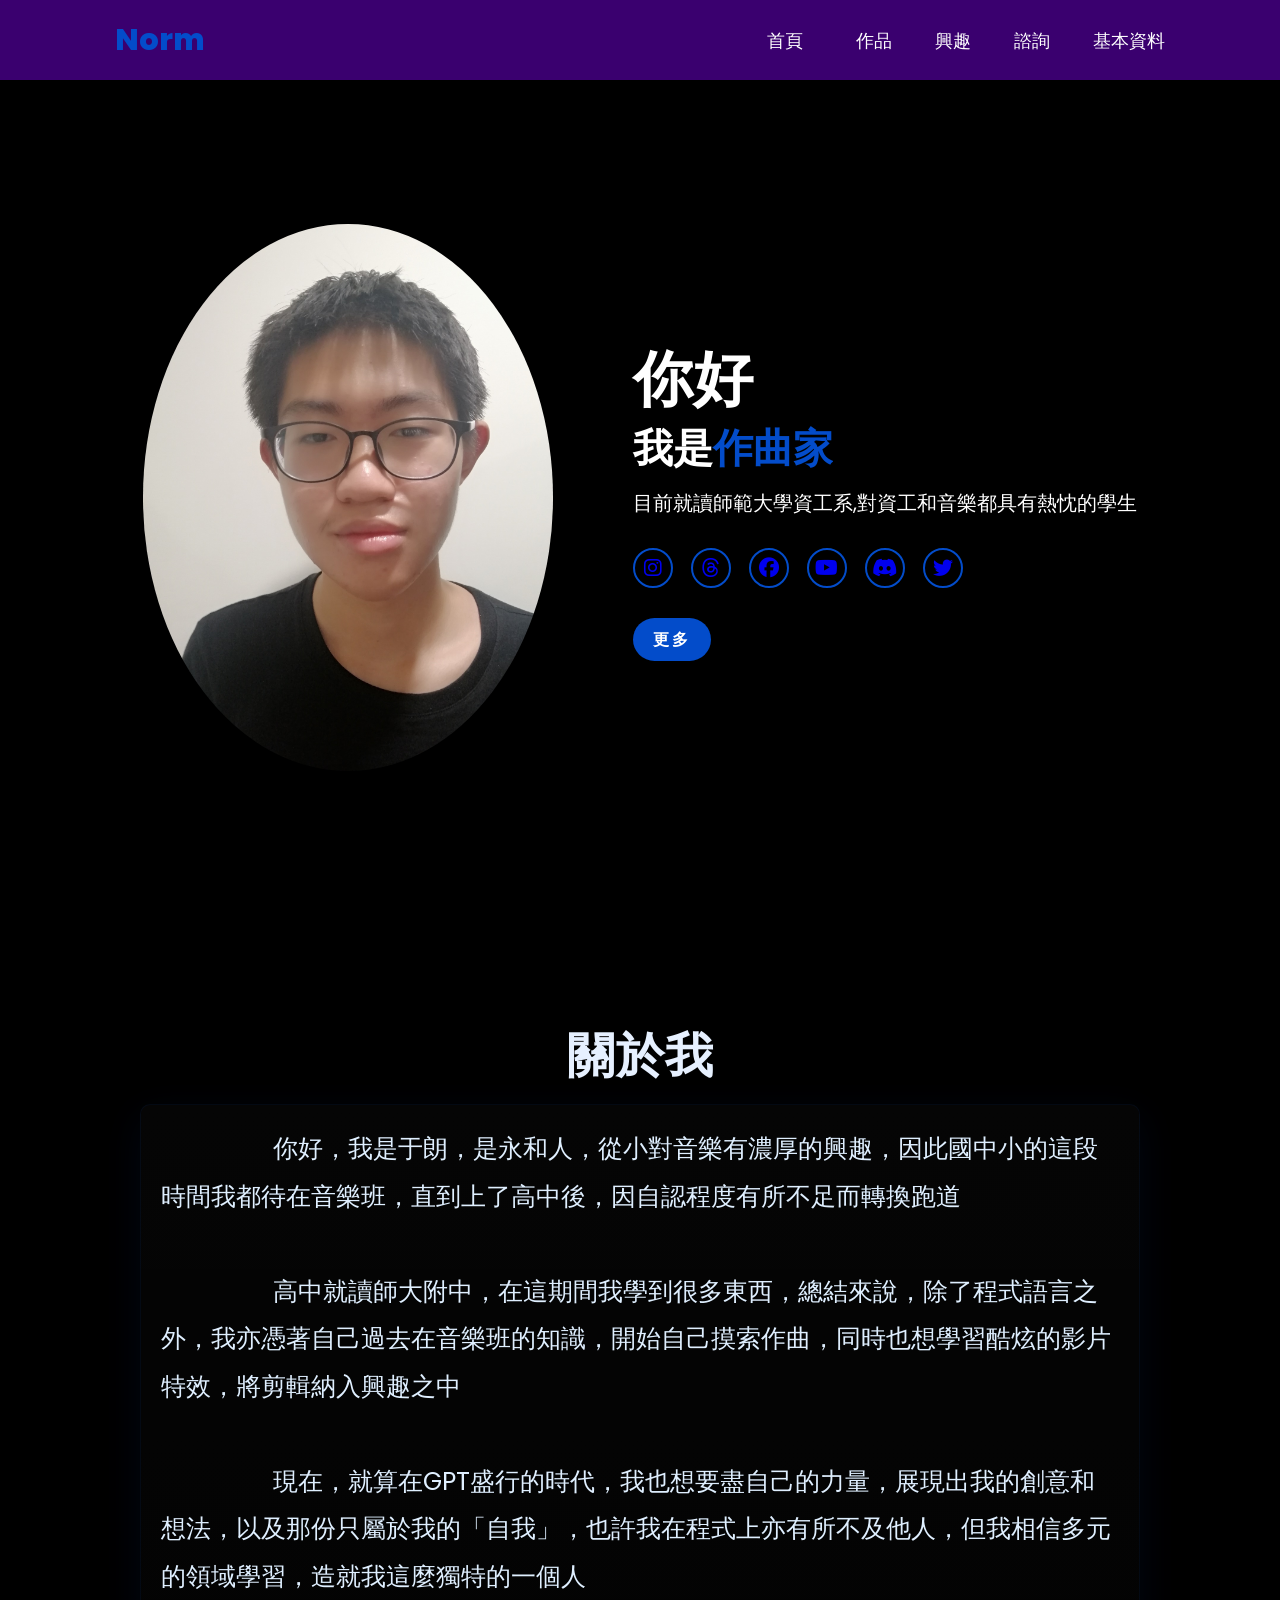
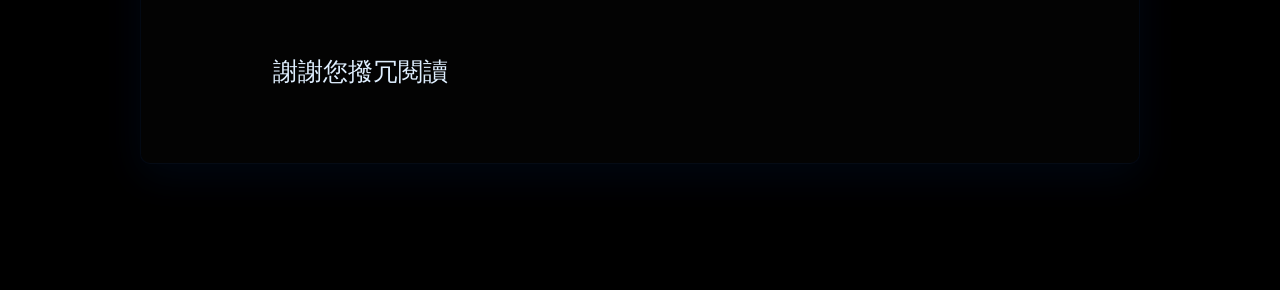
<file: index.html>
<!DOCTYPE html>
<html lang="zh">
    <head>
        <meta charset="UTF-8">
        <meta name="viewpoint" content="width=device=width,initial-scale=1.0,maximum-scale=1.0;user-scalable=0;">
        <link rel="stylesheet" href="https://cdnjs.cloudflare.com/ajax/libs/font-awesome/6.5.2/css/all.min.css">
        <link rel="stylesheet" href="style.css">
        <title>我的介紹</title>
    </head>
    <body>
        <header>
            <a href="index.html"class="logo">Norm</a>
            <nav>
                <a href="index.html"class="active">首頁</a>
                <a href="works.html">作品</a>
                <a href="interest.html">興趣</a>
                <a href="service.html">諮詢</a>
                <a href="information.html">基本資料</a>
            </nav>
        </header>
        <section class="home">
            <div class="home-img">
                <img src="myself.jpg" alt="myself">
            </div>
            <div class="home-content">
                <h1>你好<span></span></h1>
                <h3 class="typing-text">我是<span></span></h3>
                <p>目前就讀師範大學資工系,對資工和音樂都具有熱忱的學生</p>
                <div class="social-icons">
                    <a href="https://www.instagram.com/norm__0425/"><i class="fa-brands fa-instagram"></i></a>
                    <a href="https://www.threads.com/@norm__0425"><i class="fa-brands fa-threads"></i></a>
                    <a href="https://www.facebook.com/xing.ye.41049/"><i class="fa-brands fa-facebook"></i></a>
                    <a href="https://www.youtube.com/@Starnight-w"><i class="fa-brands fa-youtube"></i></a>
                    <a href="https://discord.gg/KSewuahjup"><i class="fa-brands fa-discord"></i></a>
                    <a href="https://x.com/norm_0425"><i class="fa-brands fa-twitter"></i></a>
                </div>
                <a href="information.html" class="btn">更多</a>
            </div>
        </section>
        <section class="about_me">
            <h1>關於我</h1>
            <div class="about-card">
                <pre>
                你好，我是于朗，是永和人，從小對音樂有濃厚的興趣，因此國中小的這段時間我都待在音樂班，直到上了高中後，因自認程度有所不足而轉換跑道

                高中就讀師大附中，在這期間我學到很多東西，總結來說，除了程式語言之外，我亦憑著自己過去在音樂班的知識，開始自己摸索作曲，同時也想學習酷炫的影片特效，將剪輯納入興趣之中

                現在，就算在GPT盛行的時代，我也想要盡自己的力量，展現出我的創意和想法，以及那份只屬於我的「自我」，也許我在程式上亦有所不及他人，但我相信多元的領域學習，造就我這麼獨特的一個人
                
                謝謝您撥冗閱讀
                </pre>
            </div>
        </section>
    </body>
</html>
</file>
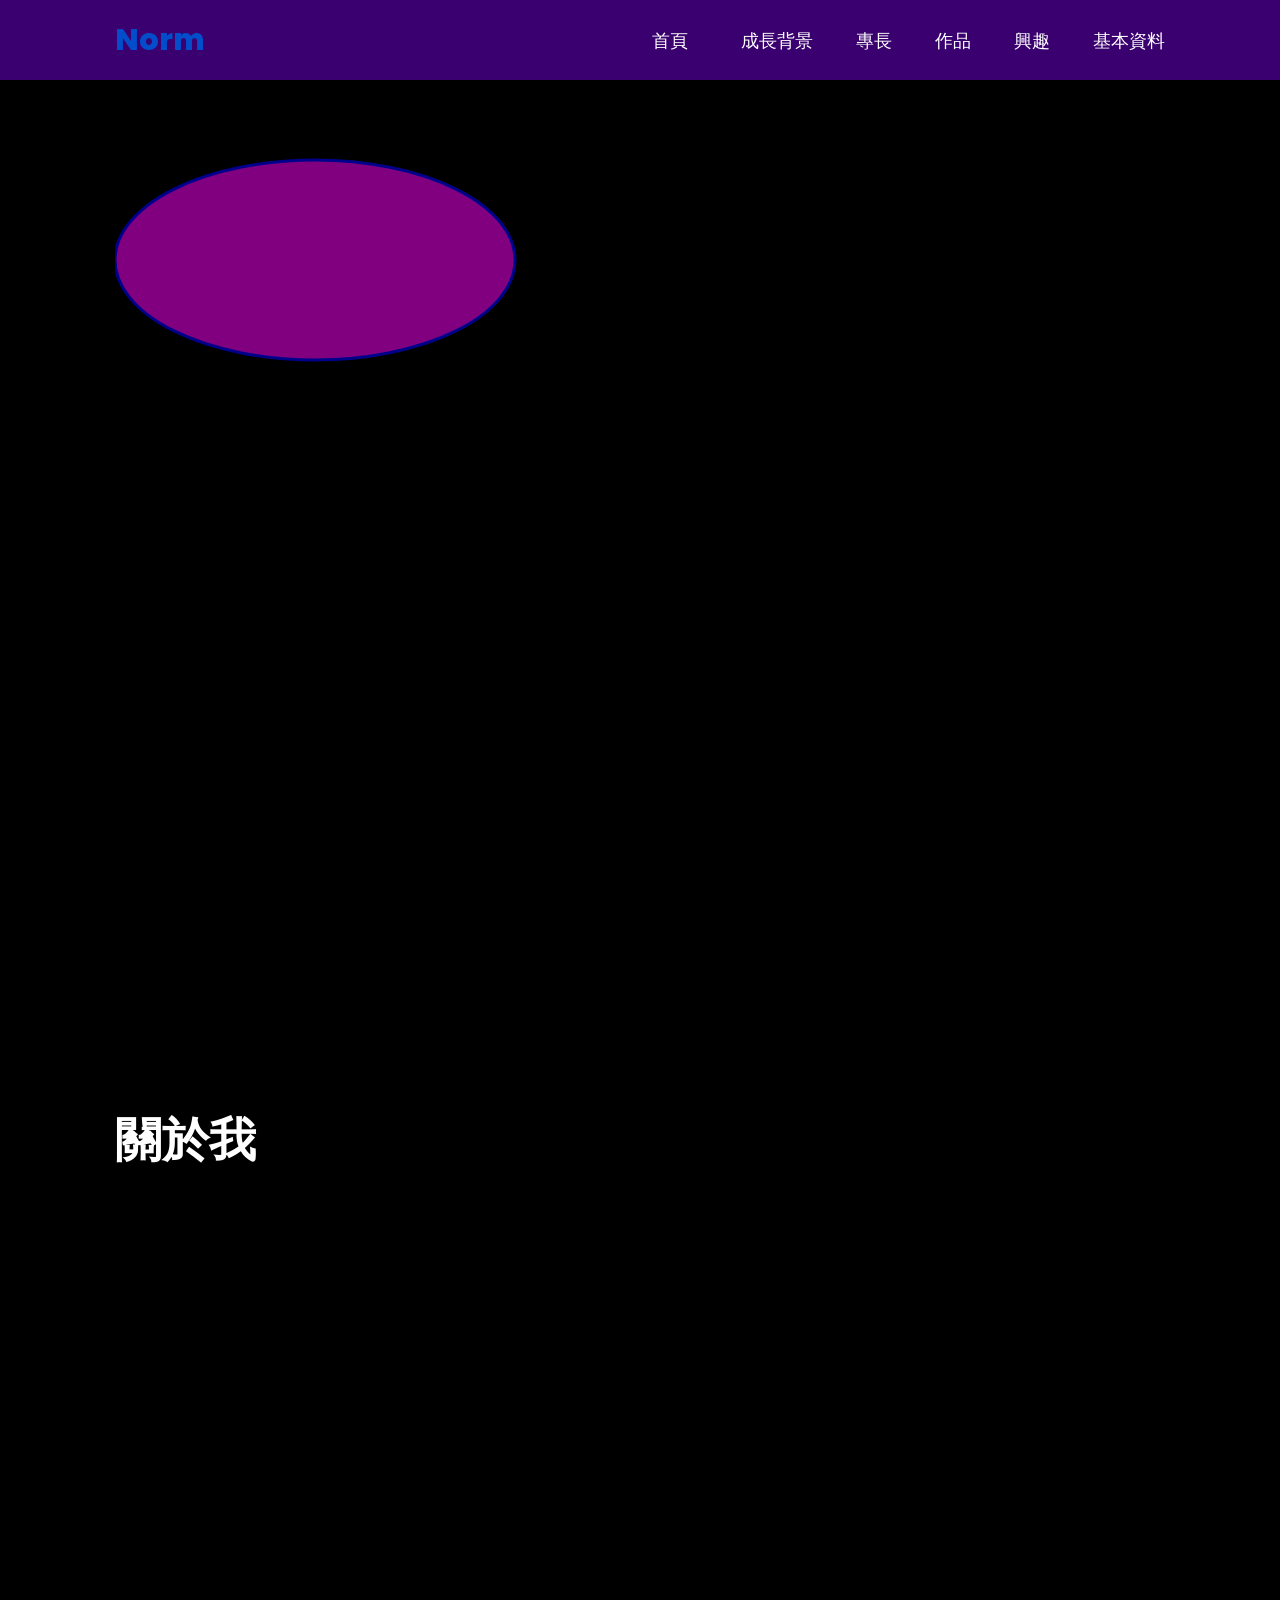
<file: background.html>
<!DOCTYPE html>
<html lang="zh">
    <head>
        <meta charset="UTF-8">
        <meta name="viewpoint" content="width=device=width,initial-scale=1.0,maximum-scale=1.0;user-scalable=0;">
        <link rel="stylesheet" href="https://cdnjs.cloudflare.com/ajax/libs/font-awesome/6.5.2/css/all.min.css">
        <link rel="stylesheet" href="style.css">
        <title>我的介紹</title>
    </head>
    <body>
        <header>
            <a href="index.html"class="logo">Norm</a>
            <nav>
                <a href="index.html"class="active">首頁</a>
                <a href="background.html">成長背景</a>
                <a href="skills.html">專長</a>
                <a href="works.html">作品</a>
                <a href="interest.html">興趣</a>
                <a href="information.html">基本資料</a>
            </nav>
        </header>
    <section>
    <svg height="1000" width="500" xmlns="http://www.w3.org/2000/svg">
         <ellipse rx="200" ry="100" cx="200" cy="160"
        style="fill:purple;stroke:darkblue;stroke-width:3" />
    </svg>
    <div class="myself">
        <h3>關於我</h3>

    </div>
    </section>
    </body>
</html>
</file>
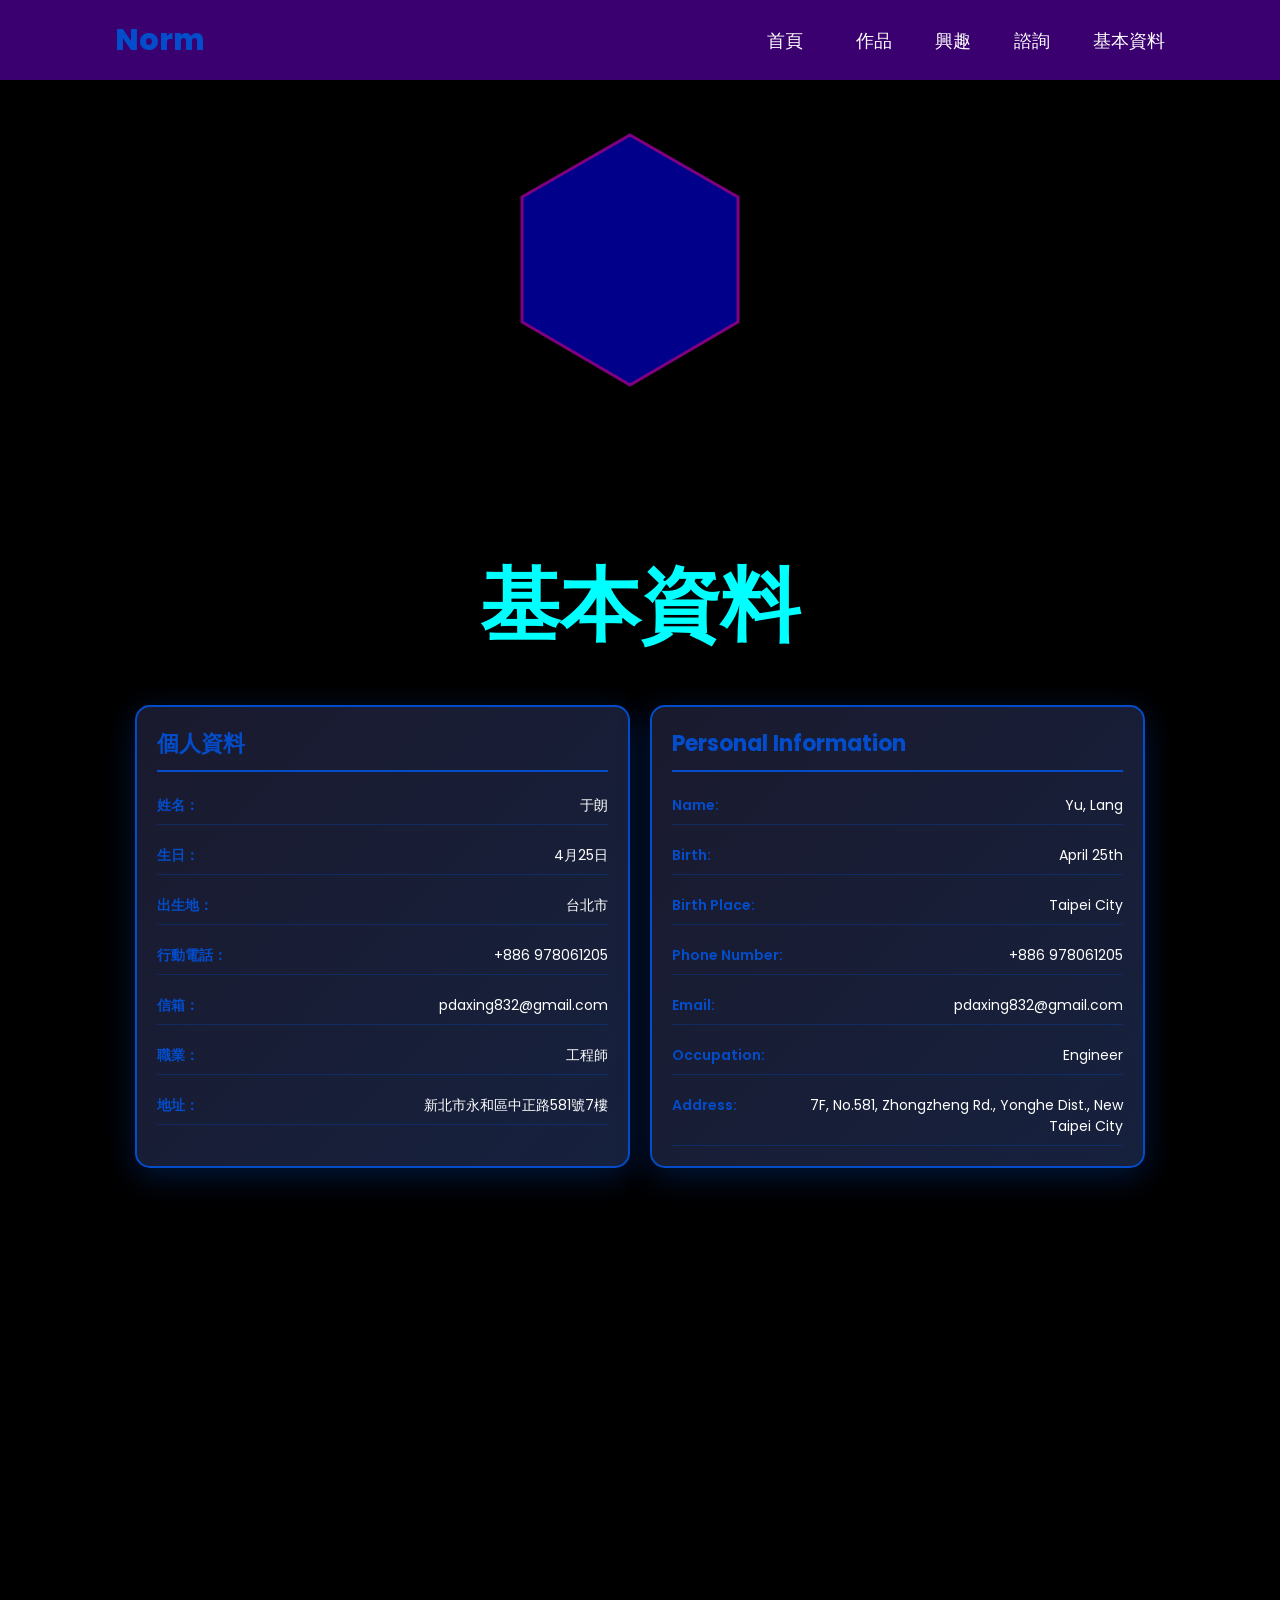
<file: information.html>
<!DOCTYPE html>
<html lang="zh">
    <head>
        <meta charset="UTF-8">
        <meta name="viewpoint" content="width=device=width,initial-scale=1.0,maximum-scale=1.0;user-scalable=0;">
        <link rel="stylesheet" href="https://cdnjs.cloudflare.com/ajax/libs/font-awesome/6.5.2/css/all.min.css">
        <link rel="stylesheet" href="style.css">
        <title>我的介紹</title>
    </head>
    <body>
        <header>
            <a href="index.html"class="logo">Norm</a>

            <nav>
                <a href="index.html"class="active">首頁</a>
                <a href="works.html">作品</a>
                <a href="interest.html">興趣</a>
                <a href="service.html">諮詢</a>
                <a href="information.html">基本資料</a>
            </nav>
        </header>
       <section>
        <div class="polygon">
        <svg  height="300" width="360" xmlns="http://www.w3.org/2000/svg">
            <polygon points="150,15 258,77 258,202 150,265 42,202 42,77" cx=150 cy=0
            style="fill:darkblue;stroke:purple;stroke-width:3"/>
        </svg>
        </div>
            <div class="mycard-container">
                <h1>基本資料</h1>
                <div class="card-wrapper">
                    <!-- 中文名片面 -->
                    <div class="mycard zh">
                        <div class="card-header">
                            <h2>個人資料</h2>
                        </div>
                        <div class="card-content">
                            <div class="card-item">
                                <span class="card-label">姓名：</span>
                                <span class="card-value">于朗</span>
                            </div>
                            <div class="card-item">
                                <span class="card-label">生日：</span>
                                <span class="card-value">4月25日</span>
                            </div>
                            <div class="card-item">
                                <span class="card-label">出生地：</span>
                                <span class="card-value">台北市</span>
                            </div>
                            <div class="card-item">
                                <span class="card-label">行動電話：</span>
                                <span class="card-value">+886 978061205</span>
                            </div>
                            <div class="card-item">
                                <span class="card-label">信箱：</span>
                                <span class="card-value">pdaxing832@gmail.com</span>
                            </div>
                            <div class="card-item">
                                <span class="card-label">職業：</span>
                                <span class="card-value">工程師</span>
                            </div>
                            <div class="card-item">
                                <span class="card-label">地址：</span>
                                <span class="card-value">新北市永和區中正路581號7樓</span>
                            </div>
                        </div>
                    </div>

                    <!-- 英文名片面 -->
                    <div class="mycard en">
                        <div class="card-header">
                            <h2>Personal Information</h2>
                        </div>
                        <div class="card-content">
                            <div class="card-item">
                                <span class="card-label">Name:</span>
                                <span class="card-value">Yu, Lang</span>
                            </div>
                            <div class="card-item">
                                <span class="card-label">Birth:</span>
                                <span class="card-value">April 25th</span>
                            </div>
                            <div class="card-item">
                                <span class="card-label">Birth Place:</span>
                                <span class="card-value">Taipei City</span>
                            </div>
                            <div class="card-item">
                                <span class="card-label">Phone Number:</span>
                                <span class="card-value">+886 978061205</span>
                            </div>
                            <div class="card-item">
                                <span class="card-label">Email:</span>
                                <span class="card-value">pdaxing832@gmail.com</span>
                            </div>
                            <div class="card-item">
                                <span class="card-label">Occupation:</span>
                                <span class="card-value">Engineer</span>
                            </div>
                            <div class="card-item">
                                <span class="card-label">Address:</span>
                                <span class="card-value">7F, No.581, Zhongzheng Rd., Yonghe Dist., New Taipei City</span>
                            </div>
                        </div>
                    </div>
                </div>
            </div>
       </section>
    </body>
</html>
</file>
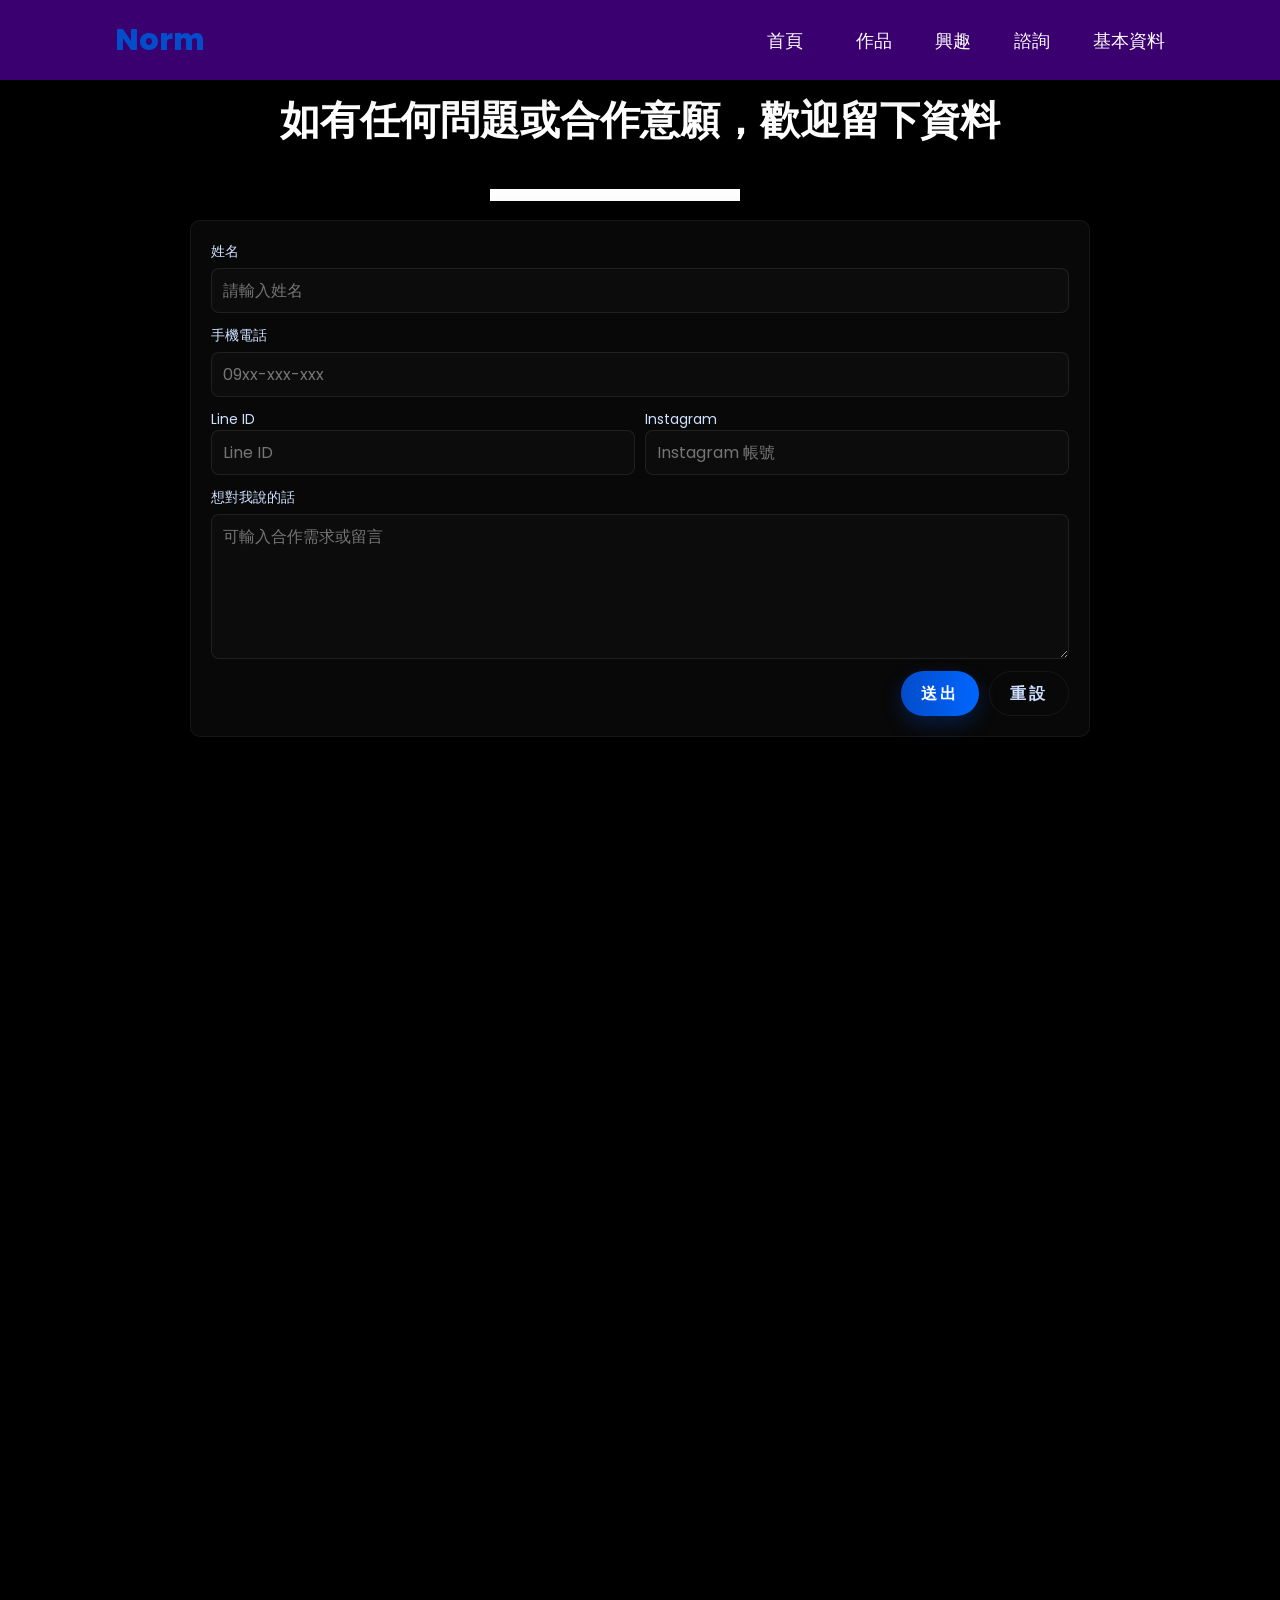
<file: service.html>
<!DOCTYPE html>
<html lang="zh">
    <head>
        <meta charset="UTF-8">
        <meta name="viewpoint" content="width=device=width,initial-scale=1.0,maximum-scale=1.0;user-scalable=0;">
        <link rel="stylesheet" href="https://cdnjs.cloudflare.com/ajax/libs/font-awesome/6.5.2/css/all.min.css">
        <link rel="stylesheet" href="style.css">
        <title>我的介紹</title>
    </head>
    <body>
        <header>
            <a href="index.html"class="logo">Norm</a>

            <nav>
                <a href="index.html"class="active">首頁</a>
                <a href="works.html">作品</a>
                <a href="interest.html">興趣</a>
                <a href="service.html">諮詢</a>
                <a href="information.html">基本資料</a>
            </nav>
        </header>
       <section class="service-section">
        <h1>如有任何問題或合作意願，歡迎留下資料</h1>
        <svg height="50" width="300" xmlns="http://www.w3.org/2000/svg">
            <line x1="0" y1="40" x2="250" y2="40" style="stroke:white;stroke-width:12" />
        </svg>

        <div class="form-wrapper">
            <form class="contact-form" action="#" method="post" novalidate>
                <div class="form-row">
                    <label for="name">姓名</label>
                    <input type="text" id="name" name="name" placeholder="請輸入姓名" required>
                </div>

                <div class="form-row">
                    <label for="telephone">手機電話</label>
                    <input type="tel" id="telephone" name="telephone" placeholder="09xx-xxx-xxx" pattern="[0-9\-\s]+" required>
                </div>

                <div class="form-row two-col">
                    <div>
                        <label for="lineID">Line ID</label>
                        <input type="text" id="lineID" name="lineID" placeholder="Line ID">
                    </div>
                    <div>
                        <label for="instagram">Instagram</label>
                        <input type="text" id="instagram" name="instagram" placeholder="Instagram 帳號">
                    </div>
                </div>

                <div class="form-row">
                    <label for="message">想對我說的話</label>
                    <textarea id="message" name="message" rows="5" placeholder="可輸入合作需求或留言"></textarea>
                </div>

                <div class="form-actions">
                    <button type="submit" class="btn submit-btn">送出</button>
                    <button type="reset" class="btn secondary-btn" aria-label="重設表單">重設</button>
                </div>
            </form>
        </div>
       </section>
    </body>
</html>
</file>
<file: style.css>
@import url(https://fonts.googleapis.com/css2?family=Poppins%3Awght%40100%3B200%3B300%3B400%3B500%3B600&display=swap%27%29%3B);

*{
    margin: 0;
    padding: 0;
    box-sizing: border-box;
    text-decoration: none;
    border: none;
    outline: none;
    font-family:'Poppins', sans-serif;

}

html{
    font-size: 62.5%;
}

:root{
    --header-height: 8rem;
    --header-overlap: 3rem; /* 被 header 遮蓋的高度，可調 */
}

body{
    width: 100%;
    height: 200vh;
    overflow-x: hidden;
    background-color: black;
    color: white;
    padding-top: calc(var(--header-height) - var(--header-overlap));
}

header{
    position: fixed;
    top: 0;
    left: 0;
    width: 100%;
    height: var(--header-height);
    padding: 1rem 9%;
    background-color:	#3A006F;
    -webkit-backdrop-filter: blur(6px);
    backdrop-filter: blur(6px);
    box-shadow: 0 6px 24px rgba(0,0,0,0.45);
    display: flex;
    justify-content: space-between;
    align-items: center;
    z-index: 1000;
}

.logo{
    font-size: 3rem;
    color: #034CCA;
    font-weight: 800;
    cursor: pointer;
    transition: 0.5s ease;
}

.logo hover{
    transform:scale(1.1);
}

nav a{
    font-size:1.8rem;
    color: white;
    margin-left:4rem;
    font-weight: 500;
    transition: 0.3s ease;
    border-bottom: 3px solid transparent;
}

nav a:hover,
nav a:active{
    color: #034CCA;
    border-bottom: 3px solid #034CCA;
}

@media(max-width: 995px) {
    nav{
        position: absolute;
        display: 20%;
        top:0;
        right: 0;
        width:40%;
        border-left:3px solid #034CCA;
        border-bottom: 3px solid #034CCA;
        padding: 1rem solid;
        background-color:	#0f45ea;
        border-top: 0.1rem solid rgba(0,0,0,0.1);
    }
}

nav.active{
    display: block;
}

nav.a{
    display: block;
    font-size:2rem;
    margin:3rem 0;
}

nav a:hover,
nav a.active{
    padding:  1rem;
    border-radius: 0.5rem;
    border-bottom: 0.5rem;
}

section{
    min-height: 100vh;
    padding: 5rem 9% 5rem;
}

.home{
    display:flex;
    justify-content: center;
    align-items: center;
    gap:8rem;
    background-color: black;
}


.home .home-content h1{
    font-size: 6rem;
    font-weight: 700;
    line-height: 1.3;
}

span{
    color:#034CCA;
}
.home-content p{
    font-size: 2rem;
}

.home-content h3{
    font-size:4rem;
    margin-bottom: 1rem;
    font-weight: 700;
}

.home img{
    border-radius:50%;
}

.home-img img{
    position: relative;
    width: 32vw;
    border-radius:50%;
    box-shadow: 0 0 25px solid #034CCA;
    cursor:pointer;
    transition: 0.2s linear;
}

.social-icons a{
    display:inline-flex;
    justify-content:center ;
    align-items:center;
    width: 4rem;
    height: 4rem;
    background-color: transparent;
    border: 0.2rem solid #034CCA;
    font-size: 2rem;
    border-radius: 50%;
    margin: 3rem 1.5rem 3rem 0;
    transition:0.3s ease;
}

.social-icons a:hover{
    color:black;
    transform:scale(1.3)translateY(-5px);
    background-color: #034CCA;
    box-shadow: 0 0 25px #034CCA;
}

.btn{
    display: inline-block;
    padding: 1rem 2.8rem;
    background-color: #034CCA;
    border-radius: 4rem;
    font-size: 1.6rem;
    color: white;
    letter-spacing: 0.3rem;
    font-weight: 600;
    border:2px;
    transition:0.3s ease;
    cursor: pointer;
}

.btn:hover{
    transform:scale3d(1.03);
    background-color: #034CCA;
    color:black;
    box-shadow: 0 0 25px #034CCA;
}
.typing-text{
    font-size: 34px;
    font-weight: 600;
    min-width: 280px;
}

.typing-text span{
    position: relative;
}
.typing-text span::before{
    content: "作曲家";
    color:#034CCA;
    animation: words 10s infinite;
}

.typing-text span::after{
    content: "";
    background-color: black;
    position: absolute;
    width:calc(100%+8px);
    height: 100%;
    border-left:3px solid black;
    right:-8;
    animation: cursor 0.6s infinite;
}

@keyframes cursor{
    to{
        border-left: 3px solid #034CCA;
    }
}

@keyframes words{
    0%,20%{
        content:"作曲家";
    }
    21%,40%{
        content:"工程師";
    }
    41%,60%{
        content:"剪輯師";
    }
    61%,80%{
        content:"媒體經營者";
    }81%,100%{
        content:"鋼琴家";
    }
}

@media(max-width: 995px){
    .home{
        flex-direction: column;
        margin: 5rem 4rem;
    }

    .home .home-contet h3{
        font-size:2.5rem;
    }

    .home-content h1{
        font-size:5rem;
    }

    .home-img img{
        width:70vw;
        margin-top:4rem;
    }
}

.about_me{
    display: flex;
    flex-direction: column;
    align-items: center;
    margin-top: 4rem;
    padding: 3rem 1.5rem;
    width: 100%;
}

.about_me h1{
    font-size: 4.8rem;
    margin: 0 0 1.2rem 0;
    color: #e6f0ff;
    text-align: left;
    letter-spacing: 1px;
}

.about_me .about-card{
    background: linear-gradient(180deg, rgba(255,255,255,0.02), rgba(255,255,255,0.01));
    border: 1px solid rgba(3,76,202,0.08);
    padding: 2rem;
    border-radius: 1rem;
    max-width: 1000px;
    width: 90%;
    box-shadow: 0 12px 40px rgba(3,76,202,0.09);
}

.about_me pre{
    white-space: pre-wrap; /* 保留換行但允許換行斷行 */
    font-family: 'Poppins', sans-serif;
    font-size: 2.5rem;
    line-height: 1.9;
    color: #dfefff;
    margin: 0;
}

/* smaller devices */
@media(max-width: 768px){
    .about_me h1{ font-size: 3.2rem; }
    .about_me .about-card{ padding: 1.4rem; }
    .about_me pre{ font-size: 1.4rem; line-height: 1.7; }
}

@media(max-width: 480px){
    .about_me h1{ font-size: 2.2rem; }
    .about_me .about-card{ width: 96%; padding: 1rem; }
    .about_me pre{ font-size: 1.2rem; }
}

.svg {
    margin-top: 80px;
    margin-left: 10px;
}

.script{
    display: block;
    font-size: 50px;
    margin-top: 90px;
    padding: 10px;
    border: 2px solid #034CCA;
    background: #921AFF;
}

.myworks h1{
    font-size: 30px;
    display: flex;
    flex-direction: column;
    justify-content: center;
    align-items: center;
}
.melancholy{
    display: flex;
    flex-direction: column;
    justify-content: center;
    align-items: center;
    height: auto;
    min-height: 100vh;
    width: 100%;
    color:palevioletred;
    margin: 0;
    margin-top: 10rem;
    padding: 2rem;
    gap: 2rem;
}

h1.melancholy-title,
.melancholy h1{
    font-size: 8rem;
    text-align: center;
    margin-bottom: 2rem;
    color: aqua;
    word-break: break-word;
}

/* RWD for melancholy section */
@media(max-width: 1024px){
    .melancholy{
        min-height: auto;
        padding: 3rem 2rem;
    }
    
    .melancholy h1{
        font-size: 6rem;
        margin-bottom: 1.5rem;
    }
}

@media(max-width: 768px){
    .melancholy{
        margin-top: 5rem;
        padding: 2rem 1.5rem;
    }
    
    .melancholy h1{
        font-size: 4rem;
        margin-bottom: 1rem;
    }
    
    .video-frame{
        max-width: 95%;
        padding: 1rem;
    }
}

@media(max-width: 480px){
    .melancholy{
        margin-top: 4rem;
        padding: 1.5rem 1rem;
    }
    
    .melancholy h1{
        font-size: 2.5rem;
        margin-bottom: 0.8rem;
    }
    
    .video-frame{
        max-width: 100%;
        padding: 0.8rem;
        border: 0.05rem solid #ffffff;
    }
}

h1.melancholy-title,
.melancholy h1{
    font-size: 8rem;
    text-align: center;
    margin-bottom: 2rem;
    color: aqua;
}


.trip{
    display: flex;
    flex-direction: column;
    justify-content: center;
    align-items: center;
    min-height: 100vh;
    width: 100%;
    padding: 2rem;
    margin: 0;
    gap: 2rem;
}

.trip h1{
    font-size: 8rem;
    text-align: center;
    margin-bottom: 1rem;
    color: aqua;
}
.melancholy-video{
    width: 100%;
    max-width: 900px;
    height: auto;
    aspect-ratio: 16 / 9;
    display: block;
    margin: 0 auto;
    box-shadow: 0 8px 24px rgba(0,0,0,0.3);
}

.video-frame{
    border: 0.1rem solid #ffffff;
    border-radius: 1rem;
    overflow: hidden;
    display: inline-block;
    width: 100%;
    max-width: 1100px;
    background: black;
    box-shadow: 0 6px 18px rgba(0,0,0,0.35);
    padding: 1.5rem; 
    box-sizing: border-box;
}

.trip-audio{
    display: flex;
    flex-direction: column;
    justify-content: center;
    align-items: center;
}
/* Music Works Section */
.music-works-section{
    display: flex;
    flex-direction: column;
    justify-content: center;
    align-items: center;
    padding: 3rem 2rem;
    gap: 3rem;
    min-height: 50vh;
    background: linear-gradient(135deg, rgba(3, 76, 202, 0.05) 0%, transparent 100%);
}

.music-btn{
    display: inline-block;
    padding: 1.2rem 3rem;
    background-color: #034CCA;
    border-radius: 4rem;
    font-size: 1.8rem;
    color: white;
    letter-spacing: 0.2rem;
    font-weight: 600;
    border: 2px solid #034CCA;
    transition: all 0.3s ease;
    cursor: pointer;
}

.music-btn:hover{
    background-color: transparent;
    color: #034CCA;
    transform: scale(1.05);
    box-shadow: 0 0 20px rgba(3, 76, 202, 0.6);
}

.table-container{
    width: 100%;
    max-width: 1200px;
    overflow-x: auto;
    border-radius: 1rem;
    box-shadow: 0 6px 18px rgba(0,0,0,0.35);
}

#demo{
    width: 100%;
    border-collapse: collapse;
    background-color: #1a1a1a;
    color: white;
}

#demo th{
    background-color: #034CCA;
    padding: 1.2rem;
    text-align: left;
    font-size: 1.6rem;
    font-weight: 600;
    border-bottom: 2px solid #034CCA;
}

#demo td{
    padding: 1rem 1.2rem;
    font-size: 1.4rem;
    border-bottom: 1px solid #333;
}

#demo tr:hover{
    background-color: rgba(3, 76, 202, 0.15);
    transition: background-color 0.3s ease;
}

@media(max-width: 768px){
    .music-btn{
        padding: 1rem 2rem;
        font-size: 1.4rem;
    }
   
    #demo th,
    #demo td{
        padding: 0.8rem;
        font-size: 1.2rem;
    }
    
    .music-works-section{
        padding: 2rem 1rem;
    }
    
    .trip h1{
        font-size: 4rem;
    }
    
    .trip-audio{
        max-width: 95%;
        padding: 1.5rem;
    }
    
    .trip-audio audio{
        height: 40px;
    }
}

@media(max-width: 480px){
    .trip h1{
        font-size: 2.5rem;
    }
    
    .trip-audio{
        max-width: 100%;
        padding: 1rem;
        border: 1px solid #034CCA;
    }
    
    .trip-audio audio{
        height: 35px;
    }
}

.trip-audio{
    display: flex;
    flex-direction: column;
    justify-content: center;
    align-items: center;
    width: 100%;
    max-width: 800px;
    padding: 2rem;
    background: linear-gradient(135deg, rgba(3, 76, 202, 0.1) 0%, rgba(146, 26, 255, 0.1) 100%);
    border: 2px solid #034CCA;
    border-radius: 1.5rem;
    box-shadow: 0 8px 24px rgba(3, 76, 202, 0.2);
}

.trip-audio audio{
    width: 100%;
    max-width: 600px;
    height: 50px;
    border-radius: 1rem;
    background-color: #1a1a1a;
    accent-color: #034CCA;
}

.myself{
    font-size:40px;
    color:white
}

.polygon{
    /* 將 SVG 容器置中（在欄位內置中）*/
    display: flex;
    justify-content: center;
    align-items: center;
    width: 100%;
    margin: 2rem 0;
}

/* SVG 本體：限制寬度並讓多邊形置中 */
.polygon svg{
    width: 320px;
    max-width: 80vw;
    height: auto;
    display: block;
}

/* 旋轉動畫：需要 transform-box 以讓 transform-origin 生效 */
.polygon polygon{
    transform-box: fill-box;
    transform-origin: center;
    animation: spin 8s linear infinite;
}

@keyframes spin{
    to { transform: rotate(360deg); }
}

/* 可選：若想把多邊形固定在視窗中央（覆蓋頁面），啟用下面這個類別 .polygon--fixed
   使用方法：在 HTML 的 svg 容器上加上 class="polygon polygon--fixed" */
.polygon--fixed{
    position: fixed;
    left: 50%;
    top: 50%;
    transform: translate(-50%, -50%);
    z-index: 500;
    pointer-events: none; /* 不阻擋下方互動 */
}

/* 斷點微調 */
@media(max-width: 480px){
    .polygon svg{ width: 220px; }
}
/* MyCard Section */
.mycard-container{
    display: flex;
    flex-direction: column;
    justify-content: center;
    align-items: center;
    min-height: 100vh;
    width: 100%;
    padding: 2rem;
    margin: 0;
    gap: 2rem;
}

.mycard-container h1{
    font-size: 8rem;
    text-align: center;
    color: aqua;
    margin-bottom: 2rem;
}

.card-wrapper{
    display: grid;
    grid-template-columns: 1fr 1fr;
    gap: 2rem;
    width: 100%;
    max-width: 1200px;
}

.mycard{
    display: flex;
    flex-direction: column;
    background: linear-gradient(135deg, #1a1a2e 0%, #16213e 100%);
    border: 2px solid #034CCA;
    border-radius: 1.5rem;
    padding: 2rem;
    box-shadow: 0 8px 32px rgba(3, 76, 202, 0.3);
    transition: all 0.3s ease;
}

.mycard:hover{
    transform: translateY(-5px);
    box-shadow: 0 12px 40px rgba(3, 76, 202, 0.5);
    border-color: #921AFF;
}

.card-header{
    border-bottom: 2px solid #034CCA;
    padding-bottom: 1rem;
    margin-bottom: 1.5rem;
}

.card-header h2{
    font-size: 2.2rem;
    color: #034CCA;
    margin: 0;
}

.card-content{
    display: flex;
    flex-direction: column;
    gap: 1.2rem;
}

.card-item{
    display: flex;
    justify-content: space-between;
    align-items: flex-start;
    font-size: 1.4rem;
    color: white;
    padding: 0.8rem 0;
    border-bottom: 1px solid rgba(3, 76, 202, 0.3);
}

.card-label{
    font-weight: 600;
    color: #034CCA;
    min-width: 100px;
}

.card-value{
    color: white;
    word-break: break-word;
    text-align: right;
    flex: 1;
    padding-left: 1rem;
}

/* RWD for mycard */
@media(max-width: 1024px){
    .card-wrapper{
        grid-template-columns: 1fr;
    }
    
    .mycard-container h1{
        font-size: 6rem;
    }
}

@media(max-width: 768px){
    .mycard-container{
        min-height: auto;
        padding: 2rem 1rem;
    }
    
    .mycard-container h1{
        font-size: 4rem;
        margin-bottom: 1.5rem;
    }
    
    .mycard{
        padding: 1.5rem;
    }
    
    .card-header h2{
        font-size: 1.8rem;
    }
    
    .card-item{
        flex-direction: column;
        font-size: 1.2rem;
        gap: 0.5rem;
    }
    
    .card-label{
        min-width: auto;
        margin-bottom: 0.3rem;
    }
    
    .card-value{
        text-align: left;
        padding-left: 0;
    }
}

@media(max-width: 480px){
    .mycard-container h1{
        font-size: 2.5rem;
    }
    
    .mycard{
        padding: 1rem;
        border: 1px solid #034CCA;
    }
    
    .card-header h2{
        font-size: 1.4rem;
    }
    
    .card-item{
        font-size: 1rem;
        padding: 0.6rem 0;
    }
}

/* Listen button for SoundCloud */
.listen-wrap{
    text-align: center;
    margin: 3rem 0 6rem;
}

.listen-btn{
    display: inline-flex;
    align-items: center;
    gap: 1rem;
    padding: 1rem 2rem;
    background: linear-gradient(90deg, #ff7a00 0%, #ff5500 100%); /* SoundCloud orange */
    color: white;
    text-decoration: none;
    font-size: 1.8rem;
    font-weight: 700;
    border-radius: 4rem;
    border: 2px solid rgba(255,255,255,0.08);
    box-shadow: 0 8px 24px rgba(255,85,0,0.18);
    transition: transform 0.18s ease, box-shadow 0.18s ease, opacity 0.18s ease;
}

.listen-btn i{ font-size: 2.2rem; line-height:1; }

.listen-btn:hover,
.listen-btn:focus{
    transform: translateY(-4px);
    box-shadow: 0 16px 40px rgba(255,85,0,0.28);
    opacity: 0.98;
}

.listen-btn:active{
    transform: translateY(-2px) scale(0.995);
}

@media (max-width: 768px){
    .listen-btn{ font-size: 1.6rem; padding: 0.9rem 1.6rem; }
    .listen-btn i{ font-size: 1.8rem; }
}

@media (max-width: 480px){
    .listen-wrap{ margin: 2rem 0; }
    .listen-btn{ font-size: 1.4rem; padding: 0.7rem 1.2rem; gap:0.6rem; }
    .listen-btn i{ font-size: 1.4rem; }
}

/* Service / Contact form styles */
.service-section{
    display: flex;
    flex-direction: column;
    align-items: center;
    padding: 4rem 2rem;
    min-height: 60vh;
}

.service-section h1{
    font-size: 4rem;
    color: white;
    text-align: center;
    margin-bottom: 0.5rem;
}

.form-wrapper{
    width: 100%;
    max-width: 900px;
    margin-top: 1.5rem;
}

.contact-form{
    background: rgba(255,255,255,0.03);
    border: 1px solid rgba(255,255,255,0.06);
    padding: 2rem;
    border-radius: 1rem;
    box-shadow: 0 8px 32px rgba(0,0,0,0.5);
}

.contact-form .form-row{
    display: flex;
    flex-direction: column;
    gap: 0.6rem;
    margin-bottom: 1.2rem;
}

.contact-form .form-row.two-col{
    display: grid;
    grid-template-columns: 1fr 1fr;
    gap: 1rem;
}

.contact-form label{
    font-size: 1.4rem;
    color: #cfe0ff;
}

.contact-form input[type="text"],
.contact-form input[type="tel"],
.contact-form textarea{
    width: 100%;
    padding: 0.9rem 1.1rem;
    font-size: 1.6rem;
    border-radius: 0.8rem;
    border: 1px solid rgba(255,255,255,0.08);
    background: rgba(255,255,255,0.02);
    color: white;
}

.contact-form textarea{ resize: vertical; min-height: 120px; }

.contact-form input:focus, .contact-form textarea:focus{
    outline: none;
    box-shadow: 0 0 0 4px rgba(3,76,202,0.12);
    border-color: #034CCA;
}

.form-actions{
    display: flex;
    gap: 1rem;
    justify-content: flex-end;
    margin-top: 0.5rem;
}

.btn{
    display: inline-block;
    padding: 0.9rem 2rem;
    border-radius: 4rem;
    font-size: 1.6rem;
    cursor: pointer;
    border: none;
}

.submit-btn{
    background: linear-gradient(90deg,#034CCA,#0066FF);
    color: #fff;
    box-shadow: 0 8px 20px rgba(3,76,202,0.3);
}

.secondary-btn{
    background: transparent;
    color: #cfe0ff;
    border: 1px solid rgba(255,255,255,0.06);
}

@media (max-width: 768px){
    .contact-form .form-row.two-col{ grid-template-columns: 1fr; }
    .form-actions{ justify-content: center; }
}


.piano,.make-video,.maimai{
    display: flex;
    flex-direction: column;
    justify-content: center;
    align-items: center;
    min-height: 100vh;
    width: 100%;
    padding: 2rem;
    margin: 0;
    gap: 2rem;
}

.piano h1,.make-video h1,.maimai h1{
    font-size:8rem;
    align-items: center;

}

.piano p,.make-video p,.maimai p{
    font-size: 1.8rem;
    text-align: center;
    color: white;
    max-width: 800px;
}

.make-video-video,.maimai-play{
    width: 100%;
    max-width: 900px;
    height: auto;
    aspect-ratio: 16 / 9;
    display: block;
    margin: 0 auto;
    box-shadow: 0 8px 24px rgba(0,0,0,0.3);
}

.video-link{
    display: flex;
    justify-content: center;
    align-items: center;
    margin-top: 2rem;
}

.link-btn{
    display: inline-flex;
    align-items: center;
    gap: 1rem;
    padding: 1.2rem 3rem;
    background: linear-gradient(135deg, #034CCA 0%, #0087FF 100%);
    color: white;
    text-decoration: none;
    font-size: 1.8rem;
    font-weight: 600;
    border-radius: 4rem;
    border: 2px solid #034CCA;
    transition: all 0.3s ease;
    cursor: pointer;
    box-shadow: 0 6px 20px rgba(3, 76, 202, 0.4);
}

.link-btn:hover{
    background: linear-gradient(135deg, #0087FF 0%, #034CCA 100%);
    transform: translateY(-3px);
    box-shadow: 0 10px 30px rgba(3, 76, 202, 0.6);
    border-color: #921AFF;
    color: #fff;
}

.link-btn:active{
    transform: translateY(-1px);
}

.link-btn i{
    font-size: 1.6rem;
}

@media(max-width: 1024px){
    .make-video-video,.maimai-play{
        max-width: 700px;
    }
}

@media(max-width: 768px){
    .make-video p{
        font-size: 1.4rem;
    }
    
    .make-video-video,.maimai-play{
        max-width: 95%;
    }
    
    .link-btn{
        padding: 1rem 2rem;
        font-size: 1.4rem;
    }
}

@media(max-width: 480px){
    .make-video p{
        font-size: 1.2rem;
    }
    
    .link-btn{
        padding: 0.8rem 1.5rem;
        font-size: 1.2rem;
        gap: 0.5rem;
    }
}
</file>
